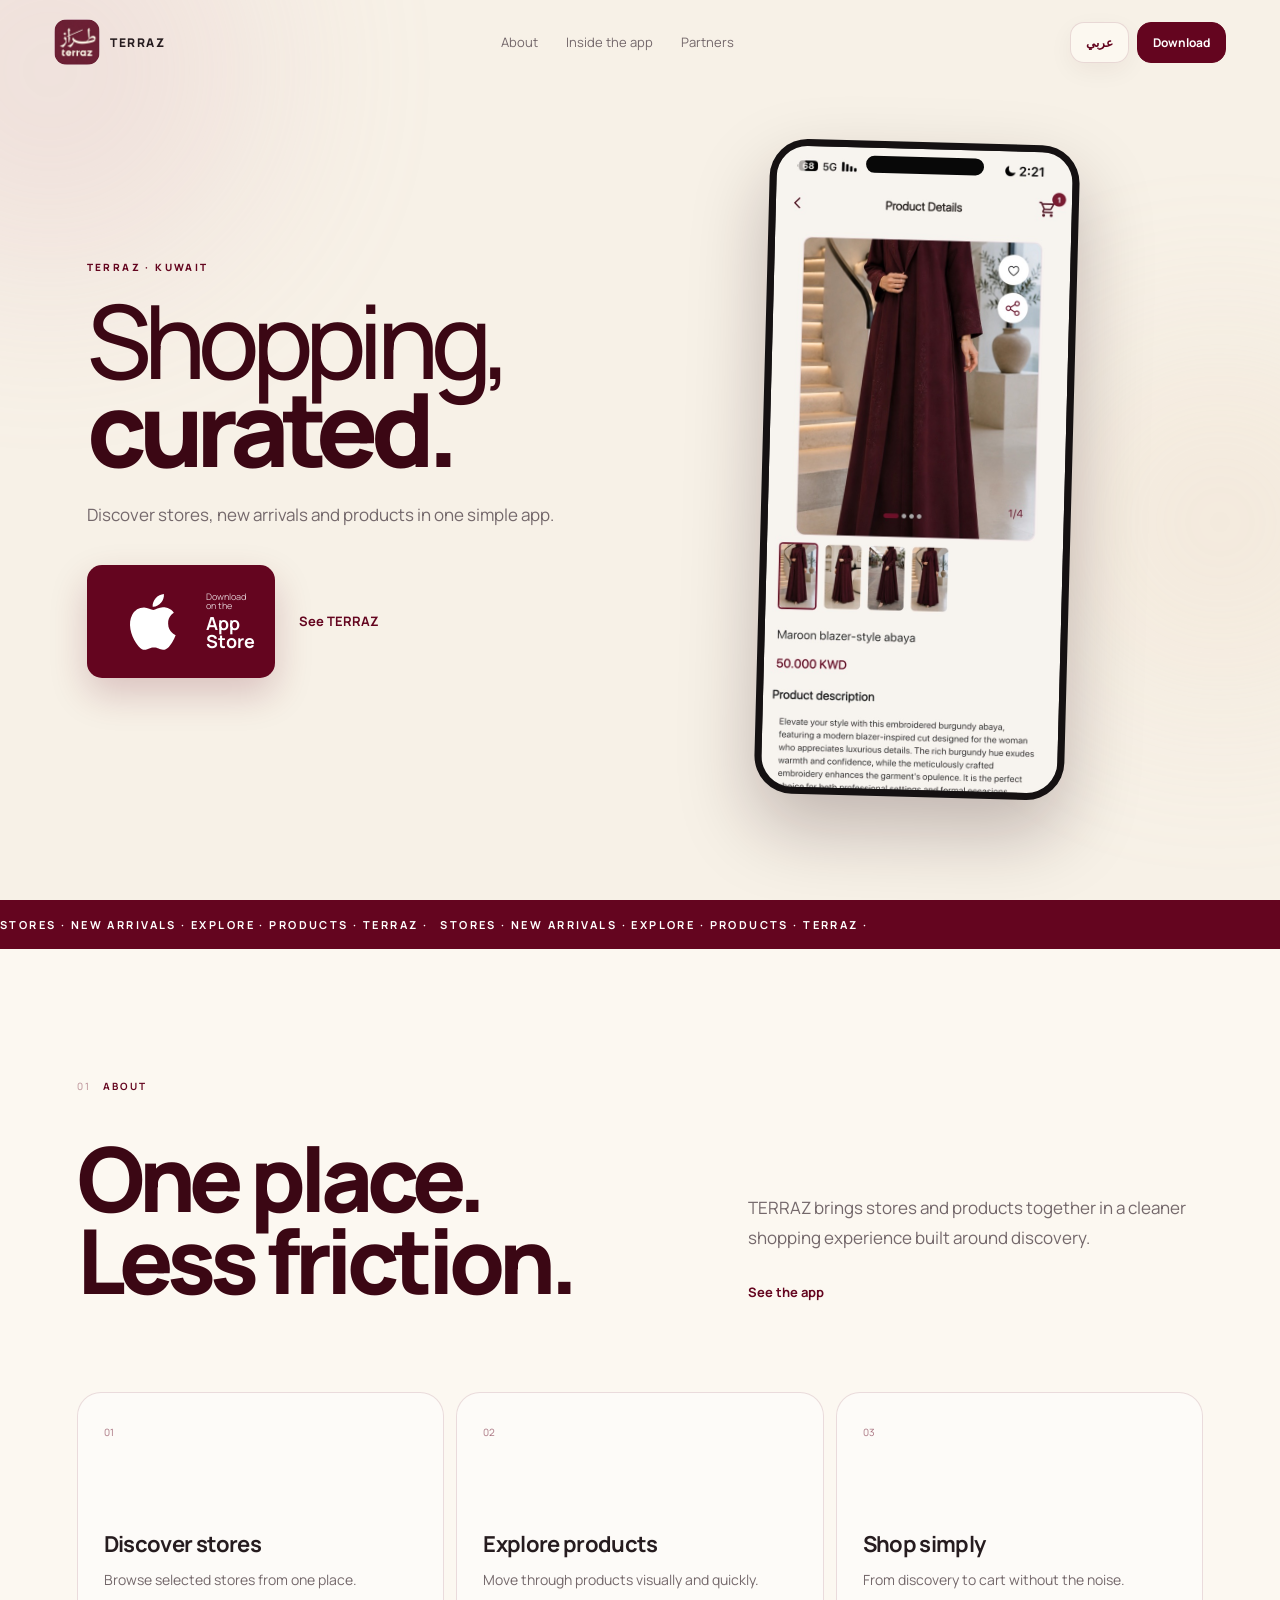
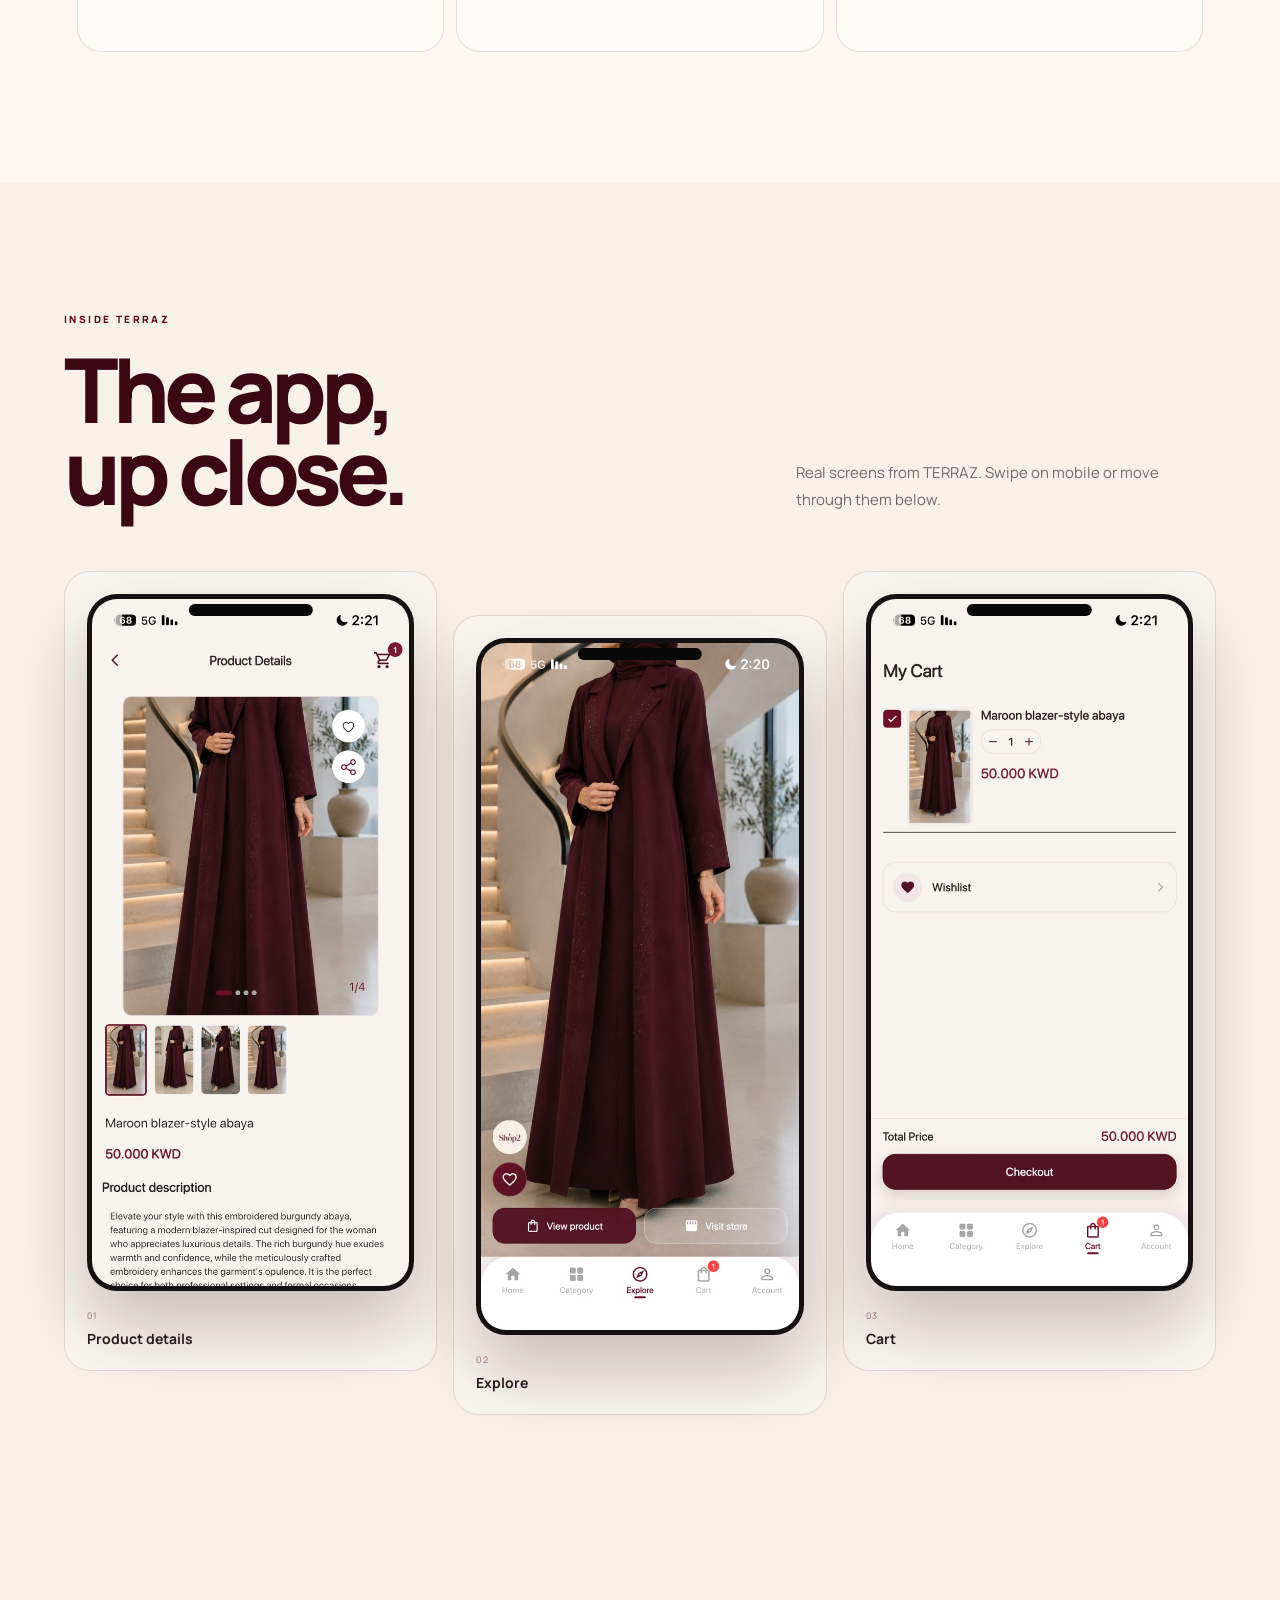
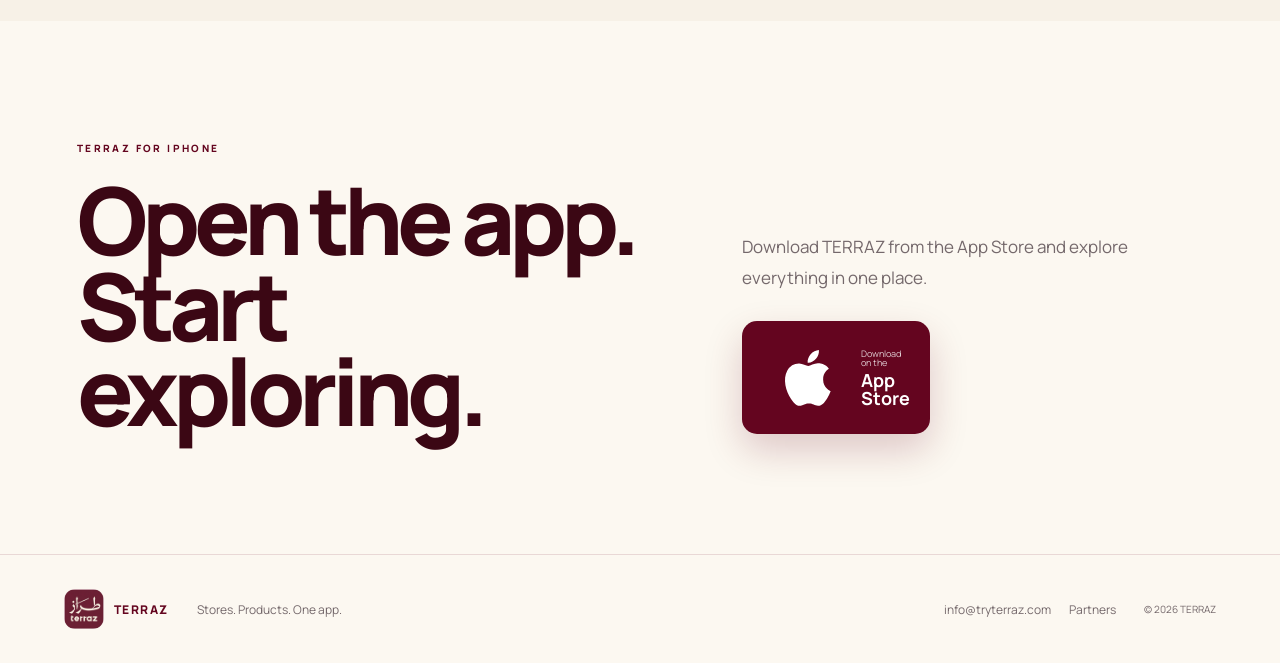
<file: index.html>
<!doctype html>
<html lang="en" dir="ltr">
<head>
  <meta charset="utf-8">
  <meta name="viewport" content="width=device-width,initial-scale=1,viewport-fit=cover">
  <meta name="theme-color" content="#F7F1E7">
  <meta name="description" content="TERRAZ — discover stores, new arrivals and products in one place.">
  <title>TERRAZ</title>
  <link rel="icon" href="assets/terraz-logo.png">
  <link rel="preconnect" href="https://fonts.googleapis.com">
  <link rel="preconnect" href="https://fonts.gstatic.com" crossorigin>
  <link href="https://fonts.googleapis.com/css2?family=Manrope:wght@400;500;600;700;800&family=Noto+Sans+Arabic:wght@400;500;600;700&display=swap" rel="stylesheet">
  <link rel="stylesheet" href="styles.css">
</head>
<body>
  <div class="ambient ambient-a" aria-hidden="true"></div>
  <div class="ambient ambient-b" aria-hidden="true"></div>
  <header class="topbar" data-header>
    <a class="brand" href="#top" aria-label="TERRAZ home"><img src="assets/terraz-logo.png" alt="TERRAZ"><span>TERRAZ</span></a>
    <nav><a href="#about" data-i18n="nav_about">About</a><a href="#inside" data-i18n="nav_inside">Inside the app</a><a href="https://partners.tryterraz.com/" data-i18n="nav_partners">Partners</a></nav>
    <div class="header-actions"><button class="lang" type="button" data-lang>عربي</button><a class="download-small" href="https://apps.apple.com/us/app/terraz/id6785586373?l" target="_blank" rel="noopener" data-i18n="download">Download</a></div>
  </header>
  <main id="top">
    <section class="hero">
      <div class="hero-copy reveal is-visible">
        <span class="eyebrow" data-i18n="hero_kicker">TERRAZ · KUWAIT</span>
        <h1 data-i18n="hero_title">Shopping,<br><strong>curated.</strong></h1>
        <p data-i18n="hero_body">Discover stores, new arrivals and products in one simple app.</p>
        <div class="hero-actions">
          <a class="appstore" href="https://apps.apple.com/us/app/terraz/id6785586373?l" target="_blank" rel="noopener"><svg class="apple-icon" viewBox="0 0 24 24" aria-hidden="true"><path fill="#fff" d="M17.05 12.536c.02 2.186 1.918 2.914 1.939 2.923-.016.052-.303 1.034-.999 2.048-.602.876-1.227 1.749-2.212 1.767-.968.018-1.279-.571-2.386-.571-1.108 0-1.454.553-2.37.589-.951.036-1.675-.947-2.282-1.82-1.24-1.793-2.188-5.066-.916-7.275a3.54 3.54 0 0 1 3.002-1.817c.938-.018 1.824.631 2.386.631.561 0 1.613-.78 2.719-.666.463.02 1.763.187 2.598 1.409-.067.042-1.551.907-1.479 2.782ZM15.206 7.178c.505-.611.846-1.462.753-2.31-.728.029-1.608.485-2.13 1.096-.468.54-.878 1.406-.767 2.237.812.063 1.64-.412 2.144-1.023Z"/></svg><span><small>Download on the</small><b>App Store</b></span></a>
          <a class="quiet-link" href="#about"><span data-i18n="hero_link">See TERRAZ</span></a>
        </div>
      </div>
      <div class="hero-visual reveal is-visible" data-tilt-zone>
        <div class="device device-main" data-tilt><div class="island"></div><img src="assets/appstore/screen-2.jpg" alt="TERRAZ product details"></div>
      </div>
    </section>
    <div class="ticker" aria-hidden="true"><div><span>STORES · NEW ARRIVALS · EXPLORE · PRODUCTS · TERRAZ · </span><span>STORES · NEW ARRIVALS · EXPLORE · PRODUCTS · TERRAZ · </span></div></div>
    <section class="about" id="about">
      <div class="section-label reveal"><span>01</span><b data-i18n="about_label">ABOUT</b></div>
      <div class="about-grid">
        <h2 class="reveal" data-i18n="about_title">One place.<br>Less friction.</h2>
        <div class="about-copy reveal"><p data-i18n="about_body">TERRAZ brings stores and products together in a cleaner shopping experience built around discovery.</p><a href="#inside" class="line-link"><span data-i18n="about_link">See the app</span></a></div>
      </div>
      <div class="feature-row">
        <article class="feature reveal"><span>01</span><h3 data-i18n="f1_title">Discover stores</h3><p data-i18n="f1_body">Browse selected stores from one place.</p></article>
        <article class="feature reveal"><span>02</span><h3 data-i18n="f2_title">Explore products</h3><p data-i18n="f2_body">Move through products visually and quickly.</p></article>
        <article class="feature reveal"><span>03</span><h3 data-i18n="f3_title">Shop simply</h3><p data-i18n="f3_body">From discovery to cart without the noise.</p></article>
      </div>
    </section>

    <section class="inside" id="inside">
      <div class="inside-head reveal"><div><span class="eyebrow" data-i18n="inside_kicker">INSIDE TERRAZ</span><h2 data-i18n="inside_title">The app,<br>up close.</h2></div><p data-i18n="inside_body">Real screens from TERRAZ. Swipe on mobile or move through them below.</p></div>
      <div class="phone-gallery" data-gallery>
        <article class="phone-card"><div class="device"><div class="island"></div><img src="assets/appstore/screen-2.jpg" alt="TERRAZ product details"></div><span>01</span><b data-i18n="g2">Product details</b></article>
        <article class="phone-card"><div class="device"><div class="island"></div><img src="assets/appstore/screen-1.jpg" alt="TERRAZ explore"></div><span>02</span><b data-i18n="g1">Explore</b></article>
        <article class="phone-card"><div class="device"><div class="island"></div><img src="assets/appstore/screen-3.jpg" alt="TERRAZ cart"></div><span>03</span><b data-i18n="g4">Cart</b></article>
      </div>
    </section>
    <section class="download-panel reveal">
      <div><span class="eyebrow" data-i18n="final_kicker">TERRAZ FOR IPHONE</span><h2 data-i18n="final_title">Open the app.<br>Start exploring.</h2></div>
      <div class="download-copy"><p data-i18n="final_body">Download TERRAZ from the App Store and explore everything in one place.</p><a class="appstore appstore-light" href="https://apps.apple.com/us/app/terraz/id6785586373?l" target="_blank" rel="noopener"><svg class="apple-icon" viewBox="0 0 24 24" aria-hidden="true"><path fill="#fff" d="M17.05 12.536c.02 2.186 1.918 2.914 1.939 2.923-.016.052-.303 1.034-.999 2.048-.602.876-1.227 1.749-2.212 1.767-.968.018-1.279-.571-2.386-.571-1.108 0-1.454.553-2.37.589-.951.036-1.675-.947-2.282-1.82-1.24-1.793-2.188-5.066-.916-7.275a3.54 3.54 0 0 1 3.002-1.817c.938-.018 1.824.631 2.386.631.561 0 1.613-.78 2.719-.666.463.02 1.763.187 2.598 1.409-.067.042-1.551.907-1.479 2.782ZM15.206 7.178c.505-.611.846-1.462.753-2.31-.728.029-1.608.485-2.13 1.096-.468.54-.878 1.406-.767 2.237.812.063 1.64-.412 2.144-1.023Z"/></svg><span><small>Download on the</small><b>App Store</b></span></a></div>
    </section>
  </main>

  <footer>
    <a class="footer-brand" href="#top"><img src="assets/terraz-logo.png" alt="TERRAZ"><span>TERRAZ</span></a>
    <p data-i18n="footer_text">Stores. Products. One app.</p>
    <div><a href="mailto:info@tryterraz.com">info@tryterraz.com</a><a href="https://partners.tryterraz.com/" data-i18n="nav_partners">Partners</a></div>
    <small>© <span id="year"></span> TERRAZ</small>
  </footer>
  <script src="app.js"></script>
</body>
</html>
</file>
<file: styles.css>
:root{--m:#64051F;--wine:#3B0714;--cream:#F7F1E7;--paper:#FCF8F1;--ink:#261C1F;--muted:#74686B;--line:rgba(100,5,31,.13);--sans:"Manrope","Segoe UI",Arial,sans-serif;--ar:"IBM Plex Sans Arabic",Tahoma,Arial,sans-serif}*{box-sizing:border-box}html{scroll-behavior:smooth;background:var(--cream)}body{margin:0;background:var(--cream);color:var(--ink);font-family:var(--sans);overflow-x:hidden}body[dir="rtl"]{font-family:var(--ar)}a{color:inherit;text-decoration:none}button{font:inherit}img{display:block;width:100%;height:auto}::selection{background:var(--m);color:#fff}
.ambient{position:fixed;border-radius:50%;filter:blur(95px);pointer-events:none;z-index:0;opacity:.22}.ambient-a{width:420px;height:420px;background:#D7A9B5;top:-140px;left:-160px}.ambient-b{width:360px;height:360px;background:#E8D1B9;right:-120px;top:38vh}.topbar{position:fixed;z-index:100;top:max(12px,env(safe-area-inset-top));left:50%;transform:translateX(-50%);width:min(1180px,calc(100% - 24px));height:68px;padding:10px 12px;border:1px solid rgba(255,255,255,.82);border-radius:22px;background:rgba(247,241,231,.78);backdrop-filter:blur(22px) saturate(1.15);display:flex;align-items:center;justify-content:space-between;gap:24px;box-shadow:0 16px 55px rgba(65,12,27,.05);transition:.3s}.topbar.is-scrolled{background:rgba(247,241,231,.96);box-shadow:0 18px 60px rgba(65,12,27,.1)}
.brand{display:flex;align-items:center;gap:10px;font-weight:800;letter-spacing:.13em;font-size:12px}.brand img,.footer-brand img{width:46px;height:46px;border-radius:13px;object-fit:cover}.topbar nav{display:flex;gap:28px;font-size:13px;color:var(--muted)}.topbar nav a{transition:.2s}.topbar nav a:hover{color:var(--m)}.header-actions{display:flex;align-items:center;gap:8px}.lang,.download-small{border:1px solid var(--line);border-radius:14px;padding:11px 15px;background:rgba(255,255,255,.65);color:var(--m);font-size:12px;font-weight:700;cursor:pointer}.download-small{background:var(--m);color:#fff;border-color:var(--m)}
.hero{position:relative;z-index:1;min-height:100svh;display:grid;grid-template-columns:minmax(0,.9fr) minmax(460px,1.1fr);align-items:center;gap:5vw;padding:140px max(5vw,34px) 80px}.hero-copy{max-width:640px;justify-self:end}.eyebrow{display:block;color:var(--m);font-size:10px;letter-spacing:.24em;font-weight:800;margin-bottom:22px}.hero h1{margin:0;font-size:clamp(74px,8vw,128px);line-height:.86;letter-spacing:-.075em;font-weight:500;color:var(--wine)}.hero h1 strong{font-weight:800}.hero-copy>p{max-width:510px;margin:28px 0 0;color:var(--muted);font-size:clamp(17px,1.25vw,20px);line-height:1.8}.hero-actions{display:flex;align-items:center;gap:24px;margin-top:34px;flex-wrap:wrap}
.appstore{direction:ltr;display:inline-flex;align-items:center;gap:11px;min-width:188px;padding:10px 17px 10px 15px;border-radius:15px;background:var(--m);color:#fff;box-shadow:0 16px 38px rgba(100,5,31,.2);transition:.25s}.appstore:hover{transform:translateY(-3px);box-shadow:0 22px 50px rgba(100,5,31,.28)}.appstore .apple{font-size:31px;line-height:1}.appstore span:last-child{display:flex;flex-direction:column;text-align:left;line-height:1}.appstore small{font-size:9px;font-weight:400;opacity:.8}.appstore b{font-size:18px;margin-top:4px}.quiet-link,.line-link,.outline-link{display:inline-flex;align-items:center;gap:10px;color:var(--m);font-size:13px;font-weight:700}.quiet-link i,.line-link i,.outline-link i{font-style:normal;transition:.2s}.quiet-link:hover i,.line-link:hover i,.outline-link:hover i{transform:translate(3px,3px)}.hero-visual{position:relative;height:min(74vh,730px);min-height:560px;display:grid;place-items:center}.halo{position:absolute;width:min(590px,90%);aspect-ratio:1;border-radius:50%;background:radial-gradient(circle at 45% 38%,#fff 0 16%,#F1E3D5 42%,rgba(100,5,31,.08) 72%,transparent 73%);filter:drop-shadow(0 28px 60px rgba(64,12,25,.08));animation:breathe 7s ease-in-out infinite}.device{position:relative;background:#151112;padding:7px;border-radius:38px;box-shadow:0 34px 74px rgba(35,8,16,.25);overflow:hidden}.device img{border-radius:31px;aspect-ratio:620/1342;object-fit:cover}.island{position:absolute;z-index:3;top:15px;left:50%;transform:translateX(-50%);width:38%;height:17px;border-radius:20px;background:#080808}.device-main{z-index:3;width:min(300px,52%);transform:translate(18%,-1%) rotate(4deg);transition:transform .2s ease}.device-side{position:absolute;z-index:2;width:min(230px,40%);left:8%;bottom:2%;transform:rotate(-8deg);opacity:.9;animation:float 6s ease-in-out infinite}.floating-tag{position:absolute;z-index:4;display:flex;align-items:center;gap:10px;padding:12px 14px;border:1px solid rgba(255,255,255,.85);border-radius:14px;background:rgba(252,248,241,.82);backdrop-filter:blur(16px);box-shadow:0 16px 45px rgba(60,10,25,.08);color:var(--m);font-size:11px}.floating-tag span{opacity:.45}.floating-tag b{font-weight:700}.tag-a{right:3%;top:22%}.tag-b{right:9%;bottom:12%}
.ticker{position:relative;z-index:1;overflow:hidden;background:var(--m);color:#fff;padding:17px 0}.ticker>div{display:flex;width:max-content;animation:ticker 28s linear infinite}.ticker span{white-space:nowrap;font-size:11px;letter-spacing:.22em;font-weight:700;padding-right:12px}.about{position:relative;z-index:1;padding:130px max(6vw,30px);background:var(--paper)}.section-label{display:flex;align-items:center;gap:12px;color:var(--m);font-size:10px;letter-spacing:.2em;margin-bottom:44px}.section-label span{opacity:.45}.about-grid{display:grid;grid-template-columns:1.1fr .9fr;gap:9vw;align-items:end}.about h2,.inside h2,.download-panel h2,.partners h2{margin:0;color:var(--wine);font-size:clamp(56px,7vw,104px);line-height:.92;letter-spacing:-.065em;font-weight:800}.about-copy{max-width:510px}.about-copy p{margin:0 0 26px;color:var(--muted);font-size:17px;line-height:1.8}.feature-row{display:grid;grid-template-columns:repeat(3,1fr);gap:12px;margin-top:90px}.feature{min-height:260px;padding:26px;border:1px solid var(--line);border-radius:24px;background:rgba(255,255,255,.48);transition:.3s}.feature:hover{transform:translateY(-5px);background:#fff;box-shadow:0 20px 50px rgba(70,12,28,.06)}.feature>span{font-size:10px;color:var(--m);opacity:.55}.feature h3{margin:88px 0 9px;font-size:22px;letter-spacing:-.03em}.feature p{margin:0;color:var(--muted);font-size:14px;line-height:1.65}
.inside{position:relative;z-index:1;padding:130px max(5vw,24px);overflow:hidden}.inside-head{display:flex;align-items:end;justify-content:space-between;gap:40px;margin-bottom:58px}.inside-head>p{max-width:420px;margin:0;color:var(--muted);font-size:15px;line-height:1.8}.phone-gallery{display:grid;grid-template-columns:repeat(4,1fr);gap:16px;align-items:end}.phone-card{padding:22px;border:1px solid var(--line);border-radius:26px;background:rgba(255,255,255,.4);transition:.35s}.phone-card:nth-child(2),.phone-card:nth-child(4){transform:translateY(44px)}.phone-card:hover{transform:translateY(-7px)!important;background:rgba(255,255,255,.75);box-shadow:0 24px 60px rgba(70,12,28,.08)}.phone-card .device{width:100%;border-radius:30px;padding:5px}.phone-card .device img{border-radius:25px}.phone-card .device .island{top:10px;height:12px}.phone-card>span{display:block;margin-top:18px;color:var(--m);font-size:9px;letter-spacing:.16em;opacity:.55}.phone-card>b{display:block;margin-top:7px;font-size:14px}
.partners{position:relative;z-index:1;margin:120px max(5vw,24px) 0;padding:58px 62px;border-radius:34px;background:var(--wine);color:#fff;display:grid;grid-template-columns:.65fr 1.3fr auto;align-items:end;gap:32px;overflow:hidden}.partners::after{content:"TERRAZ";position:absolute;right:-4%;bottom:-35%;font-size:13vw;font-weight:800;letter-spacing:-.08em;color:rgba(255,255,255,.035)}.partners .eyebrow{color:#D8BFC5;align-self:start}.partners h2{position:relative;color:#fff;font-size:clamp(50px,6vw,86px);z-index:1}.partners p{position:relative;z-index:1;max-width:500px;color:rgba(255,255,255,.65);line-height:1.7}.outline-link{position:relative;z-index:1;color:#fff;border:1px solid rgba(255,255,255,.35);padding:13px 16px;border-radius:14px;white-space:nowrap}.download-panel{position:relative;z-index:1;margin-top:120px;padding:120px max(6vw,30px);background:var(--paper);display:grid;grid-template-columns:1.1fr .9fr;gap:8vw;align-items:end}.download-panel h2{font-size:clamp(58px,7.3vw,108px)}.download-copy{max-width:520px}.download-copy p{margin:0 0 28px;color:var(--muted);font-size:17px;line-height:1.8}.appstore-light{background:var(--m)}
footer{position:relative;z-index:1;padding:34px max(5vw,24px);display:grid;grid-template-columns:auto 1fr auto auto;align-items:center;gap:28px;background:var(--paper);border-top:1px solid var(--line);font-size:12px;color:var(--muted)}.footer-brand{display:flex;align-items:center;gap:10px;font-weight:800;letter-spacing:.12em;color:var(--m)}.footer-brand img{width:40px;height:40px;border-radius:11px}.footer-brand+ p{margin:0}.footer-brand~div{display:flex;gap:18px}.reveal{opacity:0;transform:translateY(24px);transition:opacity .75s ease,transform .75s cubic-bezier(.2,.7,.2,1)}.reveal.is-visible{opacity:1;transform:none}
[dir="rtl"] .hero-copy,[dir="rtl"] .about-copy,[dir="rtl"] .inside-head,[dir="rtl"] .partners,[dir="rtl"] .download-panel{text-align:right}[dir="rtl"] .quiet-link i,[dir="rtl"] .line-link i{transform:scaleX(-1)}[dir="rtl"] .partners::after{right:auto;left:-4%}
@keyframes float{0%,100%{transform:rotate(-8deg) translateY(0)}50%{transform:rotate(-6deg) translateY(-12px)}}@keyframes breathe{0%,100%{transform:scale(.96);opacity:.8}50%{transform:scale(1.03);opacity:1}}@keyframes ticker{to{transform:translateX(-50%)}}
@media(max-width:900px){.topbar{top:max(8px,env(safe-area-inset-top));width:calc(100% - 18px);height:58px;border-radius:18px}.brand span,.topbar nav,.download-small{display:none}.brand img{width:40px;height:40px;border-radius:10px}.lang{padding:9px 12px}.hero{display:block;min-height:auto;padding:105px 18px 58px}.hero-copy{max-width:650px;margin:0 auto}.hero h1{font-size:clamp(52px,14vw,76px);line-height:.89;letter-spacing:-.06em}.hero-copy>p{font-size:15px;line-height:1.7;margin-top:21px}.hero-actions{margin-top:26px;gap:18px}.appstore{min-width:170px;padding:9px 14px}.appstore .apple{font-size:28px}.appstore b{font-size:16px}.quiet-link{font-size:12px}.hero-visual{height:460px;min-height:0;margin:40px auto 0;max-width:620px}.halo{width:360px;max-width:94%}.device-main{width:210px;transform:translate(12%,-2%) rotate(3deg)}.device-side{width:155px;left:7%;bottom:2%}.floating-tag{display:none}.ticker{padding:14px 0}.ticker span{font-size:9px}.about,.inside{padding:90px 18px}.section-label{margin-bottom:28px}.about-grid{grid-template-columns:1fr;gap:28px}.about h2,.inside h2,.download-panel h2{font-size:clamp(48px,13vw,66px);line-height:.94}.about-copy p{font-size:15px}.feature-row{grid-template-columns:1fr;gap:10px;margin-top:54px}.feature{min-height:0;padding:22px}.feature h3{margin:46px 0 7px;font-size:20px}.inside-head{display:block;margin-bottom:34px}.inside-head>p{margin-top:20px;font-size:14px}.phone-gallery{display:flex;overflow-x:auto;scroll-snap-type:x mandatory;gap:12px;padding:2px 18px 20px;margin:0 -18px;scrollbar-width:none}.phone-gallery::-webkit-scrollbar{display:none}.phone-card{flex:0 0 min(72vw,290px);scroll-snap-align:center;padding:16px}.phone-card:nth-child(2),.phone-card:nth-child(4){transform:none}.phone-card:hover{transform:none!important}.partners{margin:70px 12px 0;padding:38px 24px;grid-template-columns:1fr;gap:16px;border-radius:26px}.partners h2{font-size:48px}.partners p{font-size:14px;margin:0}.outline-link{justify-self:start}.download-panel{margin-top:70px;padding:80px 18px;grid-template-columns:1fr;gap:28px}.download-copy p{font-size:15px}footer{grid-template-columns:1fr auto;padding:28px 18px;gap:16px}.footer-brand+ p{grid-column:1/-1;order:3}.footer-brand~div{justify-content:flex-end}.footer-brand~div a:first-child{display:none}footer>small{grid-column:1/-1;order:4}}
@media(max-width:430px){.hero{padding-left:16px;padding-right:16px}.eyebrow{font-size:8px;margin-bottom:16px}.hero h1{font-size:50px;line-height:.9}.hero-copy>p{font-size:14px}.hero-actions{gap:14px}.appstore{min-width:166px}.quiet-link{font-size:11px}.hero-visual{height:410px;margin-top:34px}.device-main{width:188px}.device-side{width:138px}.about,.inside{padding-left:16px;padding-right:16px}.feature h3{margin-top:36px}.inside h2,.about h2,.download-panel h2{font-size:47px}.phone-card{flex-basis:74vw}.partners{margin-left:8px;margin-right:8px}.partners h2{font-size:44px}.download-panel{padding-left:16px;padding-right:16px}}
@media(prefers-reduced-motion:reduce){html{scroll-behavior:auto}.ticker>div,.halo,.device-side{animation:none}.reveal{opacity:1;transform:none;transition:none}}
/* V600: requested cleanup */
:root{--ar:"Noto Sans Arabic",Tahoma,Arial,sans-serif}
.topbar,.topbar.is-scrolled{position:absolute;top:max(16px,env(safe-area-inset-top));left:50%;transform:translateX(-50%);width:min(1180px,calc(100% - 32px));height:52px;padding:0 4px;background:transparent;border:0;border-radius:0;box-shadow:none;backdrop-filter:none}
.lang{background:rgba(252,248,241,.94);box-shadow:0 8px 24px rgba(65,12,27,.05)}
.hero{padding-top:118px}.hero-visual{height:min(70vh,680px);min-height:520px;place-items:center}.device-main{width:min(310px,56%);transform:rotate(1.5deg);transition:transform .2s ease}.phone-gallery{grid-template-columns:repeat(3,1fr)}
body[dir="rtl"]{font-family:var(--ar);font-kerning:normal;text-rendering:optimizeLegibility}body[dir="rtl"] [data-i18n]{font-family:var(--ar);letter-spacing:0!important}body[dir="rtl"] h1,body[dir="rtl"] h2,body[dir="rtl"] h3{font-family:var(--ar);letter-spacing:0!important;line-height:1.18!important;font-weight:700}body[dir="rtl"] p{font-family:var(--ar);letter-spacing:0!important;line-height:1.9}body[dir="rtl"] .eyebrow,body[dir="rtl"] .section-label{letter-spacing:0!important;line-height:1.8}body[dir="rtl"] .feature h3,body[dir="rtl"] .phone-card>b{letter-spacing:0!important}
@media(max-width:900px){.topbar,.topbar.is-scrolled{top:max(14px,env(safe-area-inset-top));width:calc(100% - 32px);height:44px}.brand img{width:42px;height:42px}.lang{padding:8px 11px}.hero{padding-top:92px}.hero-visual{height:430px;min-height:0;margin-top:30px}.device-main{width:220px;transform:rotate(1deg)}.phone-gallery{grid-template-columns:none}}
@media(max-width:430px){.topbar,.topbar.is-scrolled{width:calc(100% - 28px)}.hero{padding-top:88px}.hero-visual{height:400px;margin-top:26px}.device-main{width:210px}body[dir="rtl"] .hero h1{font-size:46px!important;line-height:1.2!important}body[dir="rtl"] .about h2,body[dir="rtl"] .inside h2,body[dir="rtl"] .download-panel h2{font-size:44px!important;line-height:1.22!important}}
</file>
